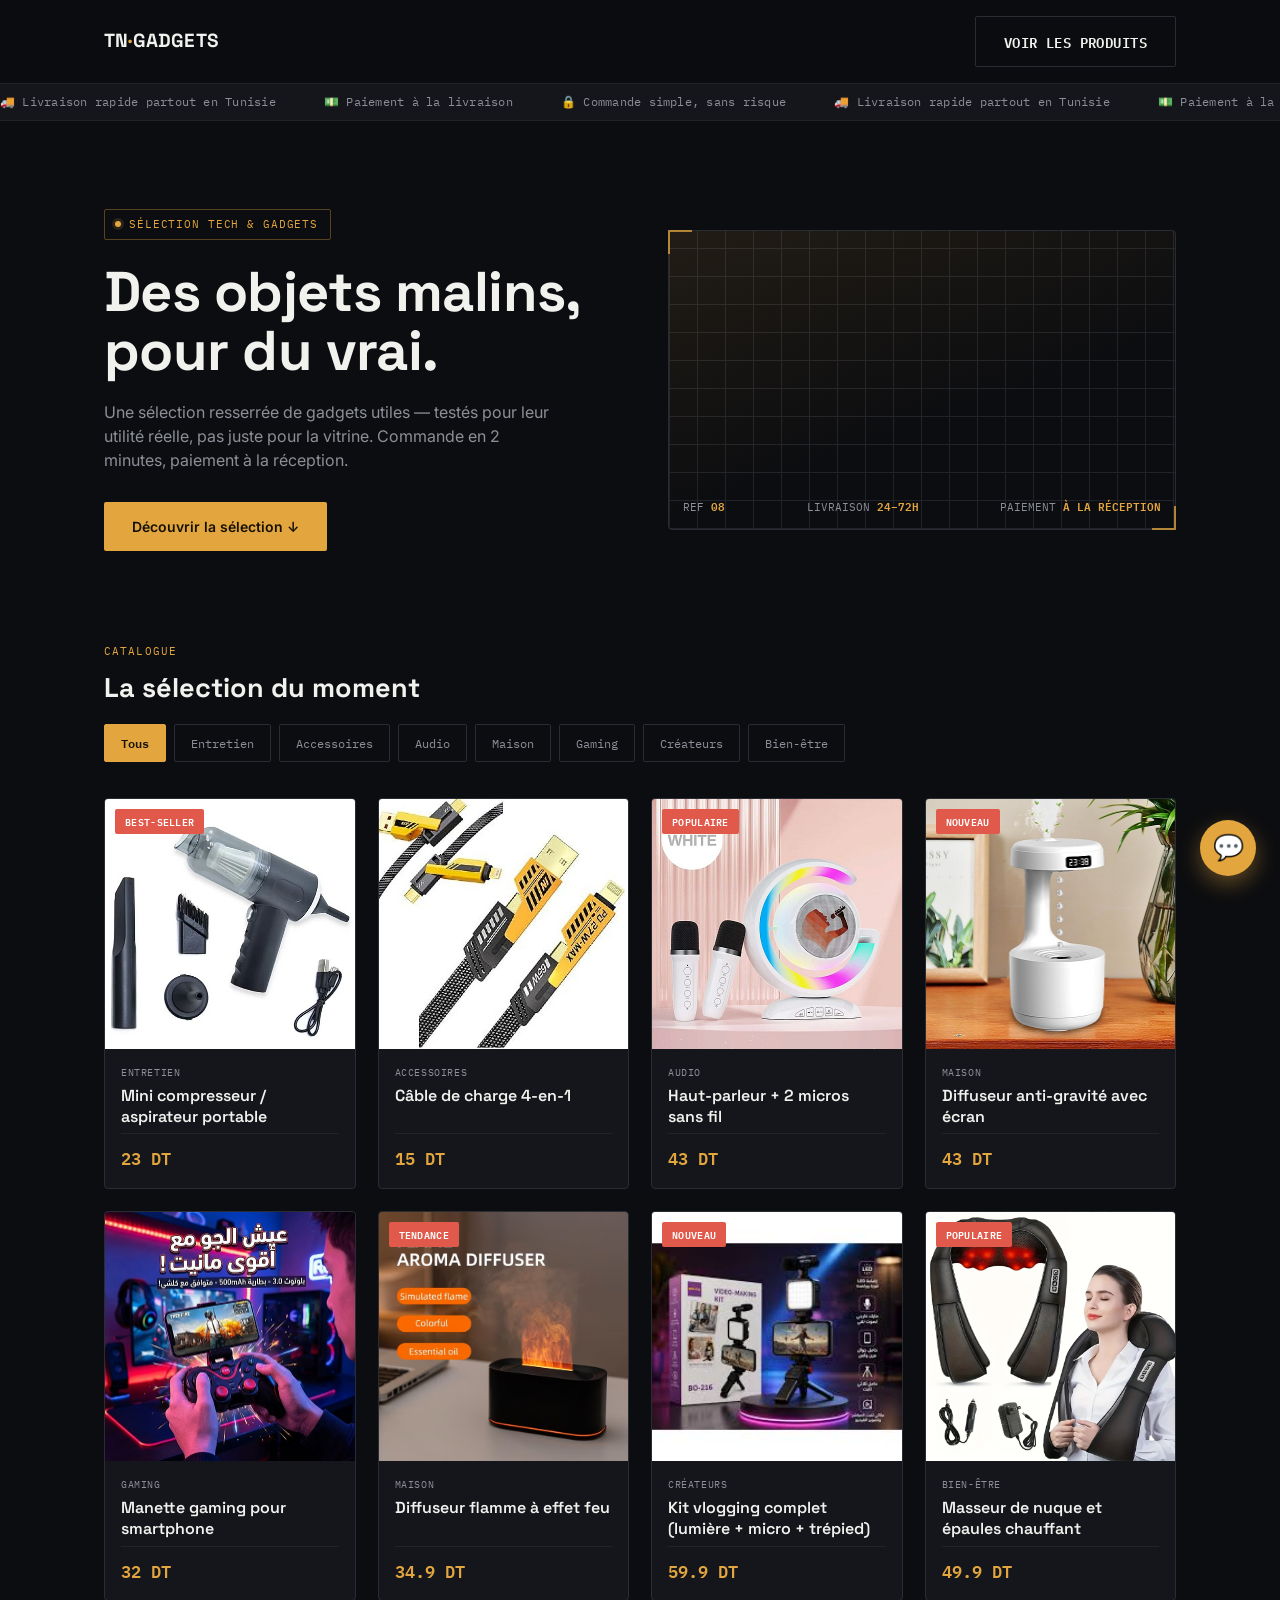
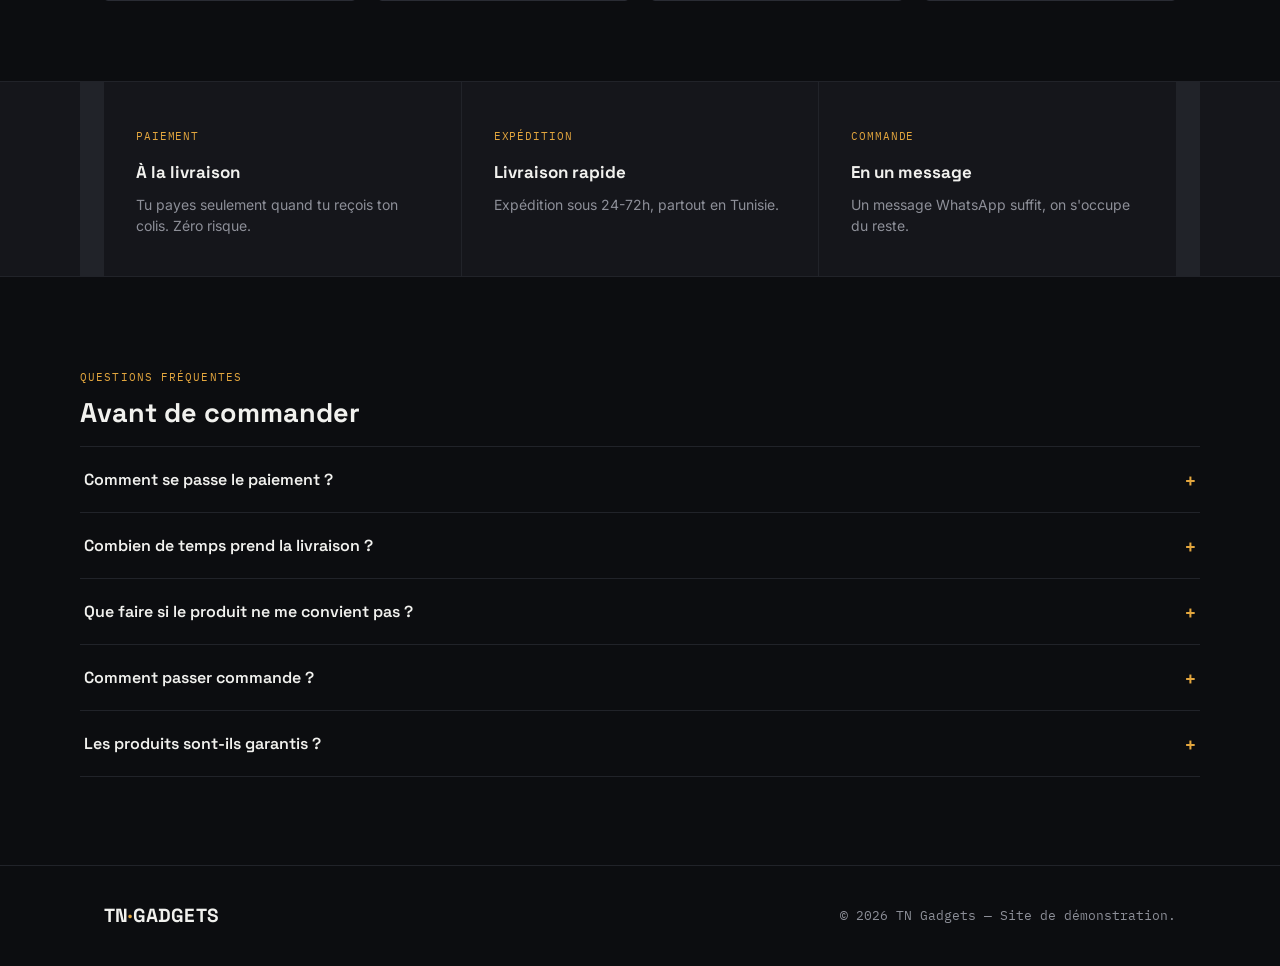
<file: index.html>
<!DOCTYPE html>
<html lang="fr">
<head>
<meta charset="UTF-8">
<meta name="viewport" content="width=device-width, initial-scale=1.0">
<title>TN Gadgets — Gadgets tech qui simplifient ta vie</title>
<link rel="stylesheet" href="style.css">
</head>
<body>

<header class="header">
  <div class="wrap header-inner">
    <span class="logo">TN<span class="logo-dot">·</span>GADGETS</span>
    <nav class="nav" id="nav"></nav>
    <a href="#produits" class="btn btn-ghost header-cta">Voir les produits</a>
  </div>
</header>

<div class="ticker">
  <div class="ticker-track">
    <span>🚚 Livraison rapide partout en Tunisie</span>
    <span>💵 Paiement à la livraison</span>
    <span>🔒 Commande simple, sans risque</span>
    <span>🚚 Livraison rapide partout en Tunisie</span>
    <span>💵 Paiement à la livraison</span>
    <span>🔒 Commande simple, sans risque</span>
  </div>
</div>

<section class="hero">
  <div class="wrap hero-inner">
    <div class="hero-text">
      <span class="eyebrow">Sélection tech & gadgets</span>
      <h1>Des objets malins, pour du vrai.</h1>
      <p>Une sélection resserrée de gadgets utiles — testés pour leur utilité réelle, pas juste pour la vitrine. Commande en 2 minutes, paiement à la réception.</p>
      <a href="#produits" class="btn btn-primary">Découvrir la sélection ↓</a>
    </div>
    <div class="hero-visual reveal" aria-hidden="true">
      <div class="hero-frame">
        <div class="hero-readout">
          <span>REF <b id="statCount">--</b></span>
          <span>LIVRAISON <b>24–72H</b></span>
          <span>PAIEMENT <b>À LA RÉCEPTION</b></span>
        </div>
      </div>
    </div>
  </div>
</section>

<main class="wrap" id="produits">
  <div class="section-head reveal">
    <div>
      <span class="section-tag">Catalogue</span>
      <h2>La sélection du moment</h2>
    </div>
    <div class="filters" id="filters"></div>
  </div>
  <section id="grid" class="grid"></section>
</main>

<section class="trust">
  <div class="wrap trust-grid">
    <div class="trust-item reveal">
      <span class="trust-tag">Paiement</span>
      <h3>À la livraison</h3>
      <p>Tu payes seulement quand tu reçois ton colis. Zéro risque.</p>
    </div>
    <div class="trust-item reveal">
      <span class="trust-tag">Expédition</span>
      <h3>Livraison rapide</h3>
      <p>Expédition sous 24-72h, partout en Tunisie.</p>
    </div>
    <div class="trust-item reveal">
      <span class="trust-tag">Commande</span>
      <h3>En un message</h3>
      <p>Un message WhatsApp suffit, on s'occupe du reste.</p>
    </div>
  </div>
</section>

<section class="faq wrap" id="faq">
  <div class="section-head reveal">
    <div>
      <span class="section-tag">Questions fréquentes</span>
      <h2>Avant de commander</h2>
    </div>
  </div>
  <div class="faq-list reveal">
    <div class="faq-item">
      <button class="faq-q" aria-expanded="false">
        Comment se passe le paiement ?
        <span class="faq-icon">+</span>
      </button>
      <div class="faq-a">
        <p>Tu payes uniquement à la réception de ton colis, en espèces au livreur. Aucun paiement en ligne n'est demandé — zéro risque pour toi.</p>
      </div>
    </div>
    <div class="faq-item">
      <button class="faq-q" aria-expanded="false">
        Combien de temps prend la livraison ?
        <span class="faq-icon">+</span>
      </button>
      <div class="faq-a">
        <p>Comptez 24 à 72h selon votre gouvernorat. Vous recevez un appel du livreur avant la livraison pour confirmer le rendez-vous.</p>
      </div>
    </div>
    <div class="faq-item">
      <button class="faq-q" aria-expanded="false">
        Que faire si le produit ne me convient pas ?
        <span class="faq-icon">+</span>
      </button>
      <div class="faq-a">
        <p>Tu peux refuser le colis à la livraison sans payer, ou nous contacter sur WhatsApp sous 48h pour un échange si le produit est défectueux.</p>
      </div>
    </div>
    <div class="faq-item">
      <button class="faq-q" aria-expanded="false">
        Comment passer commande ?
        <span class="faq-icon">+</span>
      </button>
      <div class="faq-a">
        <p>Clique sur un produit, puis sur « Commander sur WhatsApp ». Un message pré-rempli s'ouvre, il te suffit de l'envoyer et de confirmer ton adresse.</p>
      </div>
    </div>
    <div class="faq-item">
      <button class="faq-q" aria-expanded="false">
        Les produits sont-ils garantis ?
        <span class="faq-icon">+</span>
      </button>
      <div class="faq-a">
        <p>Chaque produit est vérifié avant expédition. En cas de souci à la réception, contacte-nous directement sur WhatsApp, on trouve une solution rapidement.</p>
      </div>
    </div>
  </div>
</section>

<div id="modal" class="modal hidden">
  <div class="modal-card">
    <button id="modalClose" class="modal-close" aria-label="Fermer">×</button>
    <div id="modalBody"></div>
  </div>
</div>

<a href="#" id="waFloat" class="wa-float" target="_blank" aria-label="Commander sur WhatsApp">💬</a>

<footer class="footer">
  <div class="wrap footer-inner">
    <span class="logo">TN<span class="logo-dot">·</span>GADGETS</span>
    <p>© 2026 TN Gadgets — Site de démonstration.</p>
  </div>
</footer>

<script src="script.js"></script>
</body>
</html>
</file>
<file: style.css>
@import url('https://fonts.googleapis.com/css2?family=Space+Grotesk:wght@500;600;700&family=Inter:wght@400;500;600&family=IBM+Plex+Mono:wght@400;500;600&display=swap');

:root{
  --bg:#0C0D10;
  --surface:#15161B;
  --surface2:#1D1F26;
  --line:#2A2C34;
  --line-soft:#212329;
  --text:#F1F1EE;
  --muted:#8D8F98;
  --accent:#E3A63E;
  --accent-soft:rgba(227,166,62,0.14);
  --accent-line:rgba(227,166,62,0.35);
  --alert:#E1594A;
  --ease:cubic-bezier(.16,1,.3,1);
}

*{box-sizing:border-box; margin:0; padding:0;}
html{scroll-behavior:smooth;}
body{
  background:var(--bg); color:var(--text);
  font-family:'Inter', sans-serif;
  line-height:1.5;
}
.wrap{max-width:1120px; margin:0 auto; padding:0 24px;}
h1,h2,h3{font-family:'Space Grotesk', sans-serif;}
a{color:inherit; text-decoration:none;}
.mono{font-family:'IBM Plex Mono', monospace;}

@media (prefers-reduced-motion: reduce){
  *{animation-duration:0.01ms !important; animation-iteration-count:1 !important; transition-duration:0.01ms !important; scroll-behavior:auto !important;}
}

/* Reveal on scroll */
.reveal{opacity:0; transform:translateY(18px); transition:opacity .6s var(--ease), transform .6s var(--ease);}
.reveal.in{opacity:1; transform:translateY(0);}

/* Header */
.header{
  position:sticky; top:0; z-index:20;
  background:rgba(12,13,16,0.82); backdrop-filter:blur(10px);
  border-bottom:1px solid var(--line-soft);
}
.header-inner{display:flex; align-items:center; justify-content:space-between; padding:16px 24px;}
.logo{font-family:'Space Grotesk'; font-weight:700; font-size:19px; letter-spacing:0.01em;}
.logo-dot{color:var(--accent);}
.header-cta{
  border:1px solid var(--line); padding:8px 18px; border-radius:2px; font-size:12px;
  font-family:'IBM Plex Mono'; letter-spacing:0.03em; text-transform:uppercase;
  transition:border-color .2s, color .2s, background .2s;
}
.header-cta:hover{border-color:var(--accent); color:var(--accent); background:var(--accent-soft);}

/* Ticker */
.ticker{background:var(--surface); border-bottom:1px solid var(--line-soft); overflow:hidden; padding:9px 0;}
.ticker-track{display:flex; gap:48px; white-space:nowrap; animation:scroll 22s linear infinite; width:max-content;}
.ticker-track span{font-family:'IBM Plex Mono'; font-size:12px; letter-spacing:0.02em; color:var(--muted);}
@keyframes scroll{from{transform:translateX(0);} to{transform:translateX(-50%);}}

/* Hero */
.hero{padding:88px 0 64px; position:relative; overflow:hidden;}
.hero-inner{display:flex; align-items:center; gap:56px; flex-wrap:wrap;}
.hero-text{flex:1; min-width:280px; max-width:560px;}
.eyebrow{
  display:inline-flex; align-items:center; gap:8px; font-family:'IBM Plex Mono'; font-size:11px;
  letter-spacing:0.08em; text-transform:uppercase;
  color:var(--accent); border:1px solid var(--accent-line); padding:6px 12px 6px 10px; border-radius:2px;
  margin-bottom:22px;
}
.eyebrow::before{content:""; width:6px; height:6px; background:var(--accent); border-radius:50%; box-shadow:0 0 0 3px var(--accent-soft); flex:none;}
.hero h1{font-size:clamp(34px,5vw,56px); line-height:1.06; font-weight:700; margin-bottom:20px; letter-spacing:-0.01em;}
.hero p{color:var(--muted); font-size:16px; margin-bottom:30px; max-width:460px;}

.btn{display:inline-block; padding:14px 28px; border-radius:2px; font-weight:600; font-size:14px; cursor:pointer; transition:transform .2s var(--ease), background .2s, box-shadow .2s;}
.btn-primary{background:var(--accent); color:#161104;}
.btn-primary:hover{transform:translateY(-2px); box-shadow:0 10px 24px -8px rgba(227,166,62,0.5);}
.btn-ghost{border:1px solid var(--line); color:var(--text);}

/* Hero visual: HUD device frame instead of generic grid */
.hero-visual{flex:1; min-width:240px; height:300px; position:relative;}
.hero-frame{
  position:absolute; inset:0; border-radius:4px;
  background:
    linear-gradient(160deg, rgba(227,166,62,0.10), transparent 60%),
    repeating-linear-gradient(0deg, var(--line-soft) 0 1px, transparent 1px 28px),
    repeating-linear-gradient(90deg, var(--line-soft) 0 1px, transparent 1px 28px);
  border:1px solid var(--line);
}
.hero-frame::before,.hero-frame::after{
  content:""; position:absolute; width:22px; height:22px;
  border:2px solid var(--accent); opacity:0.75;
}
.hero-frame::before{top:-1px; left:-1px; border-right:none; border-bottom:none;}
.hero-frame::after{bottom:-1px; right:-1px; border-left:none; border-top:none;}
.hero-readout{
  position:absolute; bottom:14px; left:14px; right:14px;
  display:flex; justify-content:space-between; gap:12px; flex-wrap:wrap;
  font-family:'IBM Plex Mono'; font-size:11px; color:var(--muted);
}
.hero-readout b{color:var(--accent); font-weight:600;}

/* Section head + filters */
.section-head{
  display:flex; align-items:flex-end; justify-content:space-between; flex-wrap:wrap; gap:16px;
  padding:28px 0 12px;
}
.section-head h2{font-size:27px;}
.section-tag{display:block; font-family:'IBM Plex Mono'; font-size:11px; letter-spacing:0.1em; text-transform:uppercase; color:var(--accent); margin-bottom:8px;}
.filters{display:flex; gap:8px; flex-wrap:wrap;}
.filter-btn{
  font-family:'IBM Plex Mono'; font-size:12px; padding:8px 16px; border-radius:2px;
  border:1px solid var(--line); background:transparent; color:var(--muted); cursor:pointer;
  transition:all .18s;
}
.filter-btn:hover{border-color:var(--accent-line); color:var(--text);}
.filter-btn.active{background:var(--accent); color:#161104; border-color:var(--accent); font-weight:600;}

/* Grid + cards */
.grid{
  display:grid; grid-template-columns:repeat(auto-fill,minmax(250px,1fr));
  gap:22px; padding:24px 0 80px;
}
.card{
  background:var(--surface); border:1px solid var(--line); border-radius:4px;
  overflow:hidden; cursor:pointer; transition:transform .28s var(--ease), border-color .28s;
  display:flex; flex-direction:column; position:relative;
}
.card::before,.card::after{
  content:""; position:absolute; width:16px; height:16px; border:2px solid var(--accent);
  opacity:0; transition:opacity .25s var(--ease), transform .25s var(--ease); z-index:2; pointer-events:none;
}
.card::before{top:8px; left:8px; border-right:none; border-bottom:none; transform:translate(4px,4px);}
.card::after{bottom:8px; right:8px; border-left:none; border-top:none; transform:translate(-4px,-4px);}
.card:hover{transform:translateY(-5px); border-color:var(--line);}
.card:hover::before,.card:hover::after{opacity:1; transform:translate(0,0);}
.card-img-wrap{position:relative; aspect-ratio:1/1; background:#fff; overflow:hidden;}
.card-img{width:100%; height:100%; object-fit:cover; display:block; transition:transform .5s var(--ease);}
.card:hover .card-img{transform:scale(1.04);}
.card-badge{
  position:absolute; top:10px; left:10px; background:var(--alert); color:#fff;
  font-family:'IBM Plex Mono'; font-size:10px; font-weight:600; letter-spacing:0.03em; text-transform:uppercase;
  padding:5px 10px; border-radius:2px;
}
.card-body{padding:16px; display:flex; flex-direction:column; gap:6px; flex:1;}
.card-eyebrow{font-family:'IBM Plex Mono'; font-size:10px; letter-spacing:0.06em; text-transform:uppercase; color:var(--muted);}
.card-title{font-family:'Space Grotesk'; font-size:16px; font-weight:600; line-height:1.3;}
.card-price{
  margin-top:auto; padding-top:12px; border-top:1px solid var(--line-soft); font-family:'IBM Plex Mono'; font-weight:600;
  font-size:17px; color:var(--accent);
}

/* Trust */
.trust{border-top:1px solid var(--line-soft); border-bottom:1px solid var(--line-soft); background:var(--surface);}
.trust-grid{display:grid; grid-template-columns:repeat(auto-fit,minmax(220px,1fr)); gap:1px; background:var(--line-soft);}
.trust-item{background:var(--surface); padding:40px 32px;}
.trust-tag{font-family:'IBM Plex Mono'; font-size:11px; letter-spacing:0.08em; text-transform:uppercase; color:var(--accent);}
.trust-item h3{font-size:17px; margin:14px 0 8px;}
.trust-item p{color:var(--muted); font-size:14px;}

/* FAQ */
.faq{padding:64px 0 88px;}
.faq-list{border-top:1px solid var(--line-soft);}
.faq-item{border-bottom:1px solid var(--line-soft);}
.faq-q{
  width:100%; display:flex; align-items:center; justify-content:space-between; gap:16px;
  background:none; border:none; text-align:left; cursor:pointer;
  padding:22px 4px; font-family:'Space Grotesk'; font-size:16px; font-weight:600; color:var(--text);
}
.faq-icon{
  font-family:'IBM Plex Mono'; font-size:18px; color:var(--accent); flex:none; line-height:1;
  transition:transform .25s var(--ease);
}
.faq-q[aria-expanded="true"] .faq-icon{transform:rotate(45deg);}
.faq-a{max-height:0; overflow:hidden; transition:max-height .3s var(--ease);}
.faq-a p{color:var(--muted); font-size:14px; padding:0 4px 22px; max-width:640px;}

/* Modal */
.modal{position:fixed; inset:0; background:rgba(12,13,16,0.8); backdrop-filter:blur(3px); display:flex; align-items:center; justify-content:center; padding:20px; z-index:50; opacity:0; transition:opacity .2s;}
.modal.hidden{display:none; opacity:0;}
.modal:not(.hidden){opacity:1;}
.modal-card{
  background:var(--surface); max-width:640px; width:100%; border-radius:4px; border:1px solid var(--line);
  position:relative; display:flex; flex-wrap:wrap; overflow:hidden; max-height:88vh; overflow-y:auto;
  animation:modalIn .25s var(--ease);
}
@keyframes modalIn{from{opacity:0; transform:translateY(10px) scale(.98);} to{opacity:1; transform:translateY(0) scale(1);}}
.modal-close{position:absolute; top:12px; right:16px; background:none; border:none; font-size:26px; color:var(--muted); cursor:pointer; transition:color .15s; line-height:1; z-index:3;}
.modal-close:hover{color:var(--text);}
.modal-img{width:100%; max-width:280px; aspect-ratio:1/1; object-fit:cover; background:#fff;}
.modal-info{padding:30px; flex:1; min-width:240px;}
.modal-info h2{font-size:22px; margin-bottom:10px;}
.modal-info p.desc{color:var(--muted); font-size:14px; margin-bottom:18px;}
.modal-price{font-family:'IBM Plex Mono'; font-size:24px; font-weight:600; color:var(--accent); margin-bottom:20px;}
.btn-order{
  display:block; text-align:center; background:var(--accent); color:#161104; border:none; padding:14px 24px; border-radius:2px;
  font-weight:600; font-size:14px; cursor:pointer; width:100%; transition:transform .2s var(--ease), box-shadow .2s;
}
.btn-order:hover{transform:translateY(-2px); box-shadow:0 10px 24px -8px rgba(227,166,62,0.5);}

/* WhatsApp float button */
.wa-float{
  position:fixed; bottom:24px; right:24px; width:56px; height:56px; border-radius:50%;
  background:var(--accent); display:flex; align-items:center; justify-content:center;
  font-size:25px; box-shadow:0 8px 22px rgba(227,166,62,0.4); z-index:40;
  transition:transform .2s var(--ease);
}
.wa-float:hover{transform:scale(1.08);}

/* Footer */
.footer{border-top:1px solid var(--line-soft); padding:36px 0;}
.footer-inner{display:flex; align-items:center; justify-content:space-between; flex-wrap:wrap; gap:8px;}
.footer p{color:var(--muted); font-size:13px; font-family:'IBM Plex Mono';}

/* Focus visibility */
a:focus-visible, button:focus-visible{outline:2px solid var(--accent); outline-offset:2px;}

@media (max-width:640px){
  .hero-inner{flex-direction:column;}
  .header-cta{display:none;}
  .trust-item{padding:32px 24px;}
}
</file>
